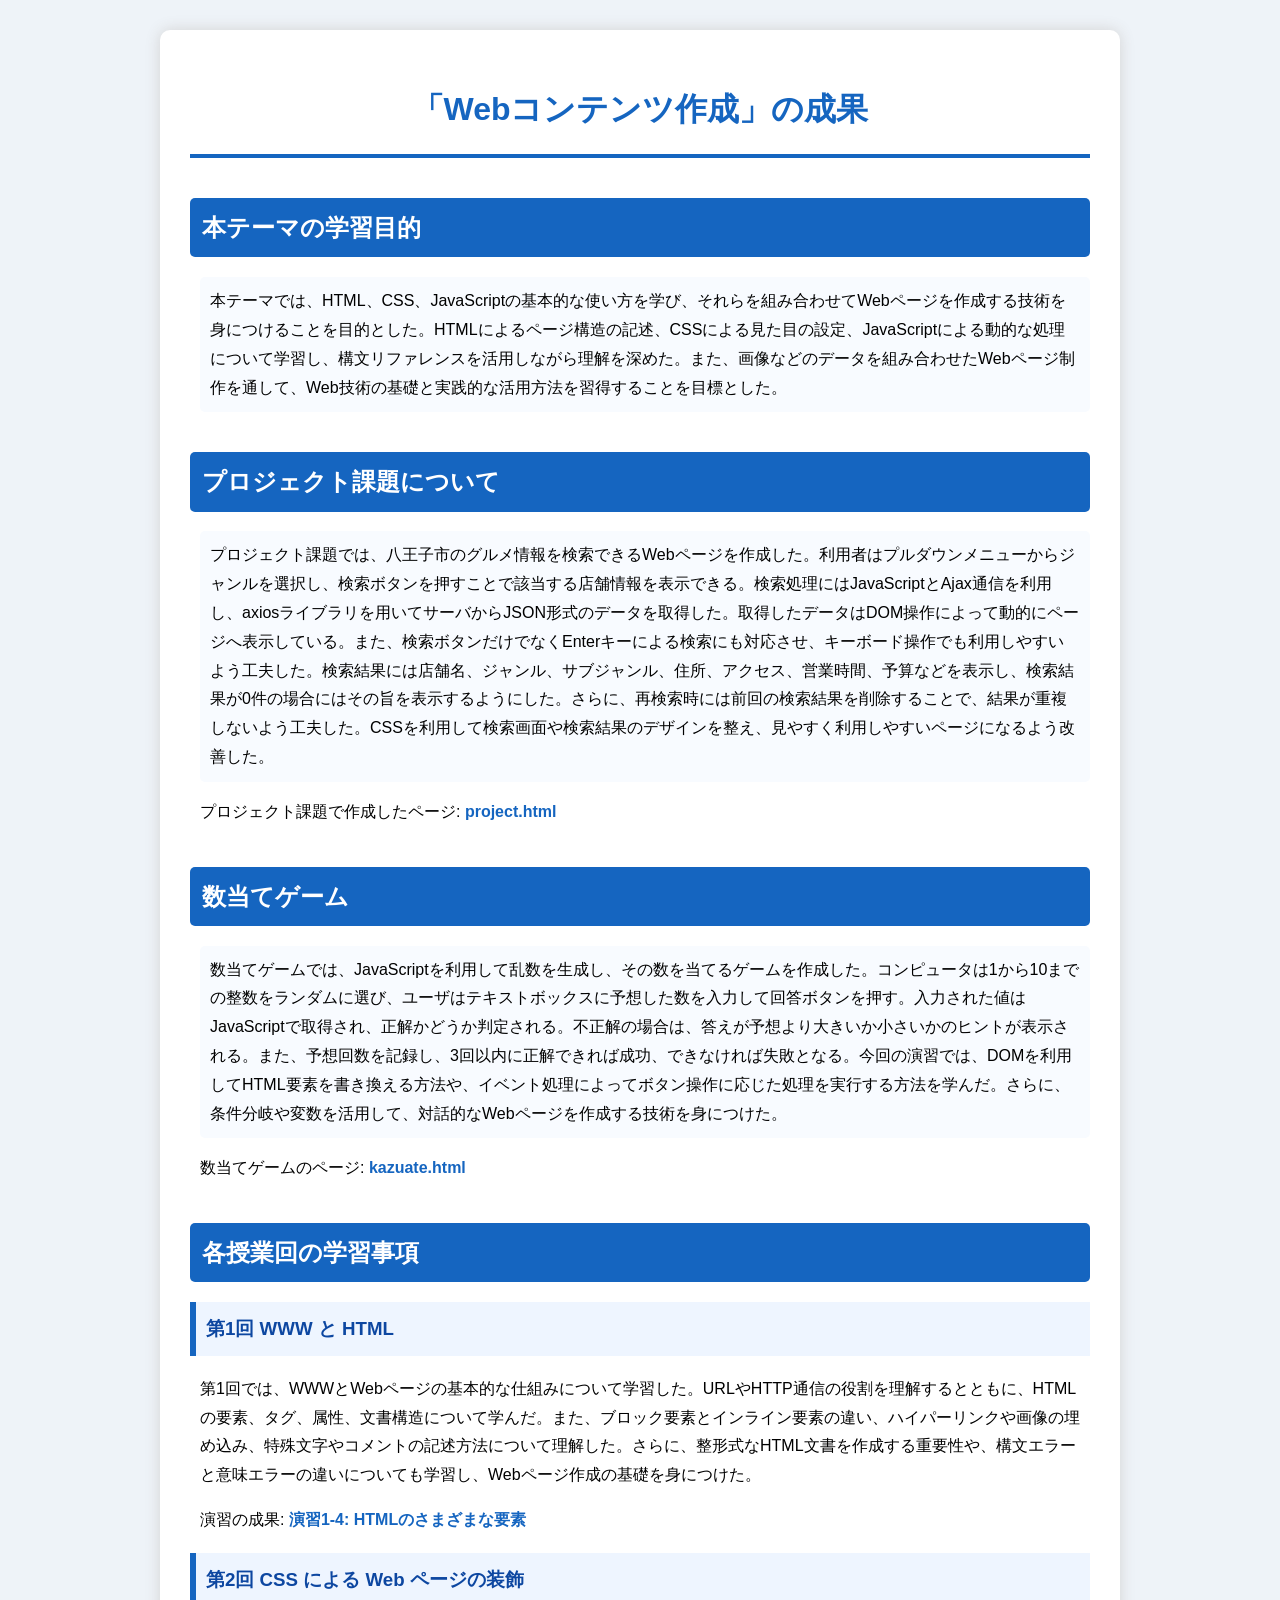
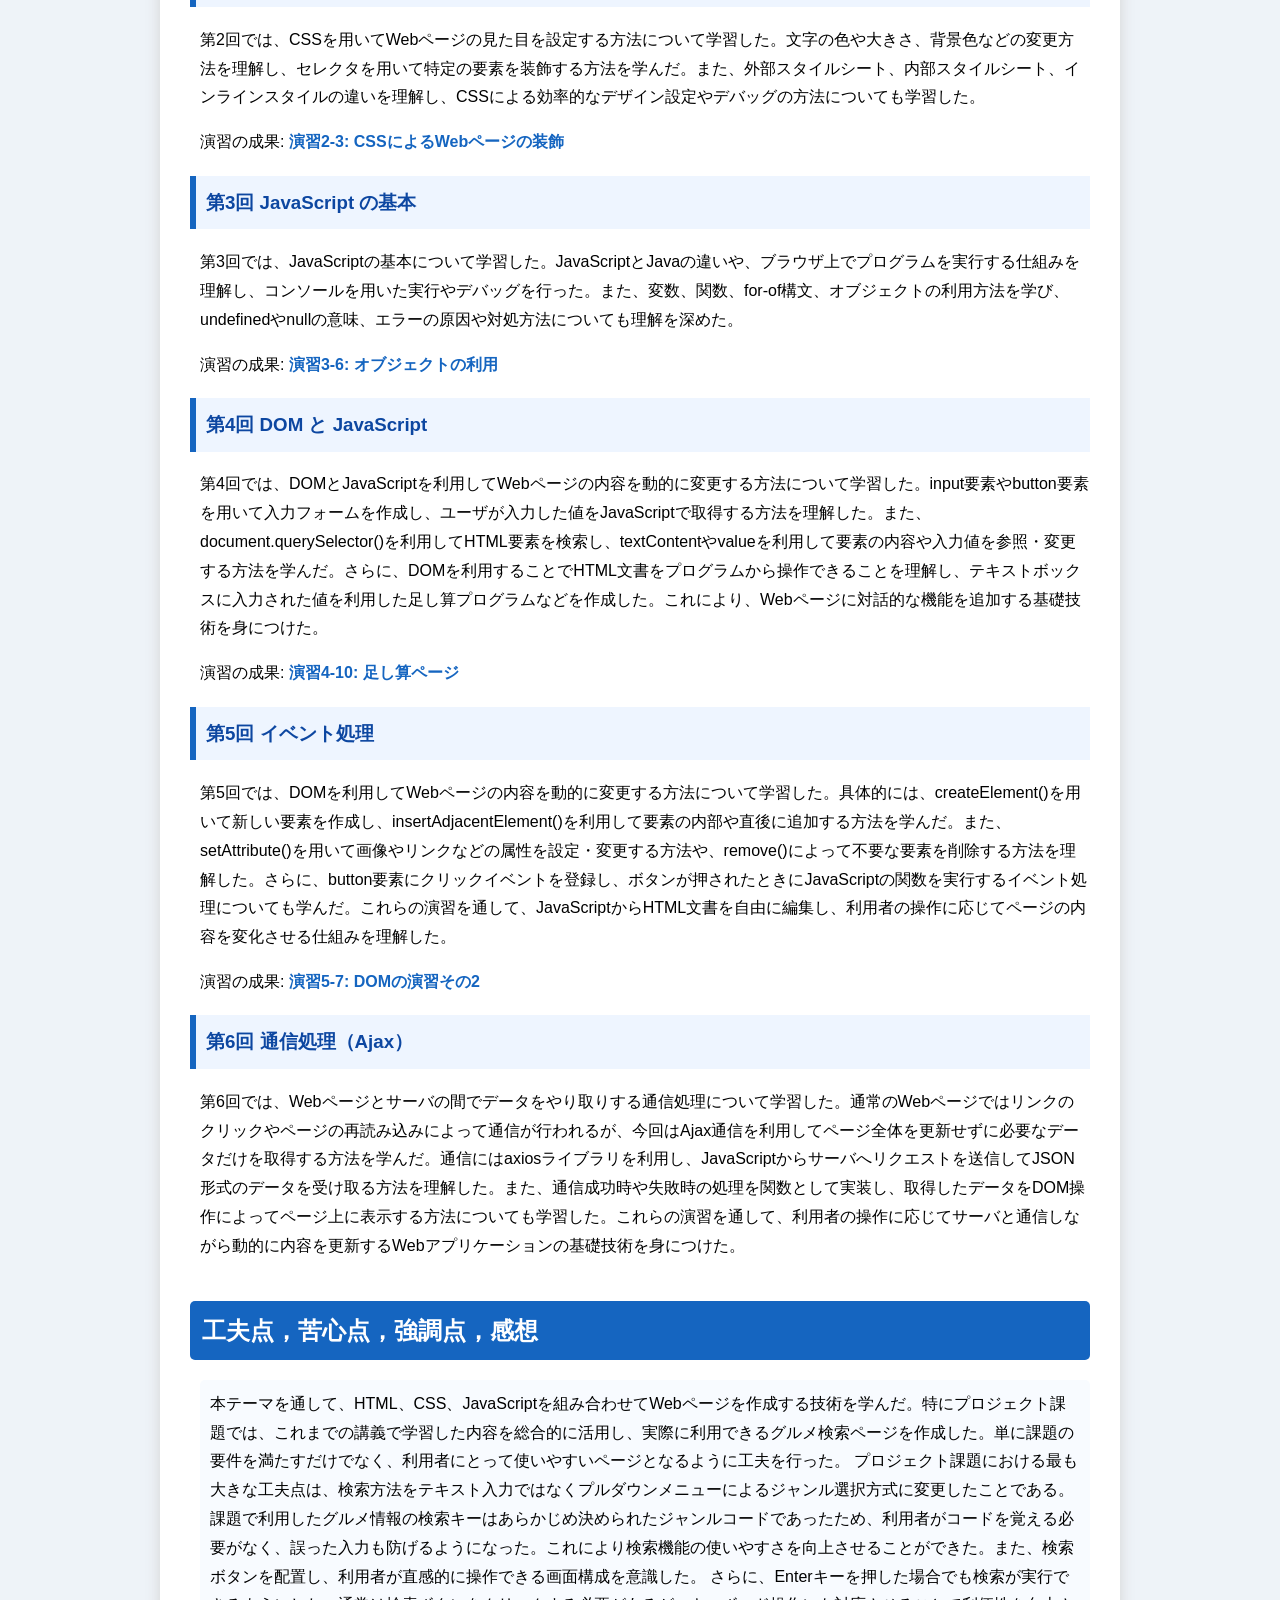
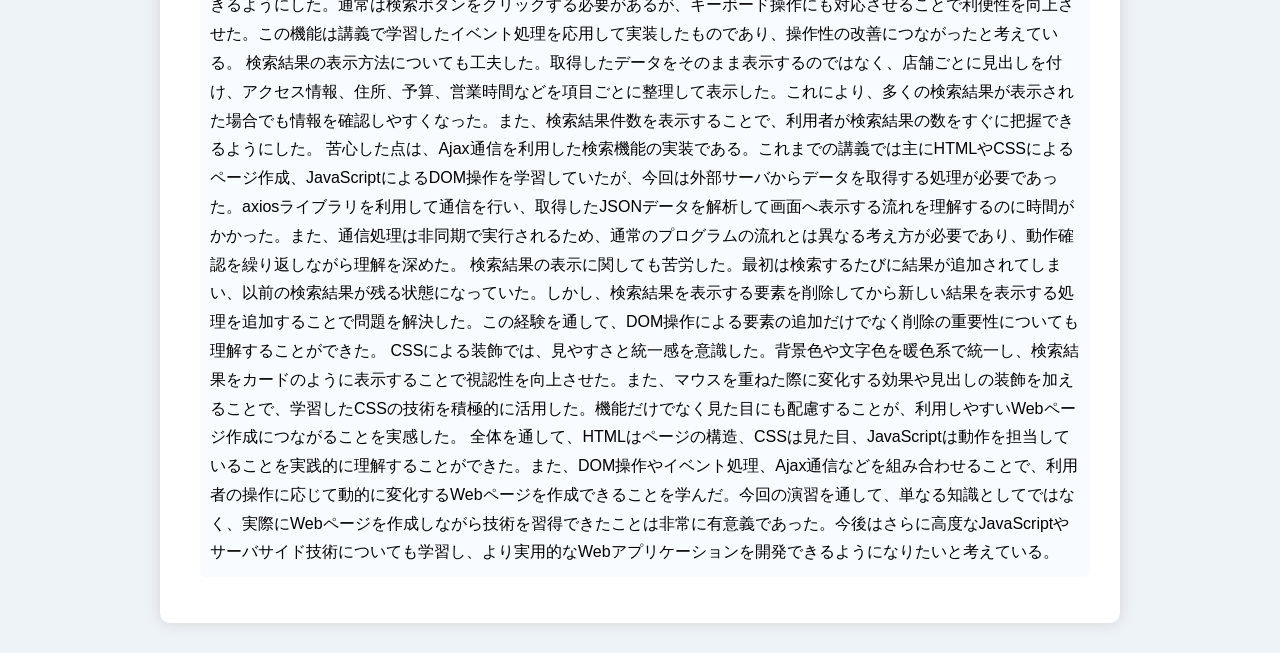
<file: index.html>
<!DOCTYPE html>
<html>
 <head>
    <meta charset="utf-8">
    <title>Webコンテンツ作成の成果</title>
    <link rel="stylesheet" href="style.css">
 </head>
<body>

<h1>「Webコンテンツ作成」の成果</h1>

<h2>本テーマの学習目的</h2>

<p>
本テーマでは、HTML、CSS、JavaScriptの基本的な使い方を学び、それらを組み合わせてWebページを作成する技術を身につけることを目的とした。HTMLによるページ構造の記述、CSSによる見た目の設定、JavaScriptによる動的な処理について学習し、構文リファレンスを活用しながら理解を深めた。また、画像などのデータを組み合わせたWebページ制作を通して、Web技術の基礎と実践的な活用方法を習得することを目標とした。

</p>

<h2>プロジェクト課題について</h2>

<p>
プロジェクト課題では、八王子市のグルメ情報を検索できるWebページを作成した。利用者はプルダウンメニューからジャンルを選択し、検索ボタンを押すことで該当する店舗情報を表示できる。検索処理にはJavaScriptとAjax通信を利用し、axiosライブラリを用いてサーバからJSON形式のデータを取得した。取得したデータはDOM操作によって動的にページへ表示している。また、検索ボタンだけでなくEnterキーによる検索にも対応させ、キーボード操作でも利用しやすいよう工夫した。検索結果には店舗名、ジャンル、サブジャンル、住所、アクセス、営業時間、予算などを表示し、検索結果が0件の場合にはその旨を表示するようにした。さらに、再検索時には前回の検索結果を削除することで、結果が重複しないよう工夫した。CSSを利用して検索画面や検索結果のデザインを整え、見やすく利用しやすいページになるよう改善した。

</p>

<p>
プロジェクト課題で作成したページ:
<a href="project.html">project.html</a>
</p>

<h2>数当てゲーム</h2>

<p>
数当てゲームでは、JavaScriptを利用して乱数を生成し、その数を当てるゲームを作成した。コンピュータは1から10までの整数をランダムに選び、ユーザはテキストボックスに予想した数を入力して回答ボタンを押す。入力された値はJavaScriptで取得され、正解かどうか判定される。不正解の場合は、答えが予想より大きいか小さいかのヒントが表示される。また、予想回数を記録し、3回以内に正解できれば成功、できなければ失敗となる。今回の演習では、DOMを利用してHTML要素を書き換える方法や、イベント処理によってボタン操作に応じた処理を実行する方法を学んだ。さらに、条件分岐や変数を活用して、対話的なWebページを作成する技術を身につけた。
</p>

<p>
数当てゲームのページ:
<a href="kazuate.html">kazuate.html</a>
</p>

<h2>各授業回の学習事項</h2>

<h3>第1回 WWW と HTML</h3>

<p>
第1回では、WWWとWebページの基本的な仕組みについて学習した。URLやHTTP通信の役割を理解するとともに、HTMLの要素、タグ、属性、文書構造について学んだ。また、ブロック要素とインライン要素の違い、ハイパーリンクや画像の埋め込み、特殊文字やコメントの記述方法について理解した。さらに、整形式なHTML文書を作成する重要性や、構文エラーと意味エラーの違いについても学習し、Webページ作成の基礎を身につけた。
</p>

<p>
演習の成果:
<a href="practice-html/elements.html">
演習1-4: HTMLのさまざまな要素
</a>
</p>

<h3>第2回 CSS による Web ページの装飾</h3>

<p>
第2回では、CSSを用いてWebページの見た目を設定する方法について学習した。文字の色や大きさ、背景色などの変更方法を理解し、セレクタを用いて特定の要素を装飾する方法を学んだ。また、外部スタイルシート、内部スタイルシート、インラインスタイルの違いを理解し、CSSによる効率的なデザイン設定やデバッグの方法についても学習した。
</p>

<p>
演習の成果:
<a href="practice-css/browser-intro.html">
演習2-3: CSSによるWebページの装飾
</a>
</p>

<h3>第3回 JavaScript の基本</h3>

<p>
第3回では、JavaScriptの基本について学習した。JavaScriptとJavaの違いや、ブラウザ上でプログラムを実行する仕組みを理解し、コンソールを用いた実行やデバッグを行った。また、変数、関数、for-of構文、オブジェクトの利用方法を学び、undefinedやnullの意味、エラーの原因や対処方法についても理解を深めた。
</p>

<p>
演習の成果:
<a href="practice-js/obj-practice.html">
演習3-6: オブジェクトの利用
</a>
</p>

<h3>第4回 DOM と JavaScript</h3>

<p>
第4回では、DOMとJavaScriptを利用してWebページの内容を動的に変更する方法について学習した。input要素やbutton要素を用いて入力フォームを作成し、ユーザが入力した値をJavaScriptで取得する方法を理解した。また、document.querySelector()を利用してHTML要素を検索し、textContentやvalueを利用して要素の内容や入力値を参照・変更する方法を学んだ。さらに、DOMを利用することでHTML文書をプログラムから操作できることを理解し、テキストボックスに入力された値を利用した足し算プログラムなどを作成した。これにより、Webページに対話的な機能を追加する基礎技術を身につけた。
</p>

<p>
演習の成果:
<a href="practice-eventdom/tashizan.html">
演習4-10: 足し算ページ
</a>
</p>
<h3>第5回 イベント処理</h3>

<p>
第5回では、DOMを利用してWebページの内容を動的に変更する方法について学習した。具体的には、createElement()を用いて新しい要素を作成し、insertAdjacentElement()を利用して要素の内部や直後に追加する方法を学んだ。また、setAttribute()を用いて画像やリンクなどの属性を設定・変更する方法や、remove()によって不要な要素を削除する方法を理解した。さらに、button要素にクリックイベントを登録し、ボタンが押されたときにJavaScriptの関数を実行するイベント処理についても学んだ。これらの演習を通して、JavaScriptからHTML文書を自由に編集し、利用者の操作に応じてページの内容を変化させる仕組みを理解した。
</p>

<p>
演習の成果:
<a href="practice-dom2/dom2-exercise.html">
演習5-7: DOMの演習その2
</a>
</p>
<h3>第6回 通信処理（Ajax）</h3>

<p>
第6回では、Webページとサーバの間でデータをやり取りする通信処理について学習した。通常のWebページではリンクのクリックやページの再読み込みによって通信が行われるが、今回はAjax通信を利用してページ全体を更新せずに必要なデータだけを取得する方法を学んだ。通信にはaxiosライブラリを利用し、JavaScriptからサーバへリクエストを送信してJSON形式のデータを受け取る方法を理解した。また、通信成功時や失敗時の処理を関数として実装し、取得したデータをDOM操作によってページ上に表示する方法についても学習した。これらの演習を通して、利用者の操作に応じてサーバと通信しながら動的に内容を更新するWebアプリケーションの基礎技術を身につけた。
</p>

<h2>工夫点，苦心点，強調点，感想</h2>

<p>
本テーマを通して、HTML、CSS、JavaScriptを組み合わせてWebページを作成する技術を学んだ。特にプロジェクト課題では、これまでの講義で学習した内容を総合的に活用し、実際に利用できるグルメ検索ページを作成した。単に課題の要件を満たすだけでなく、利用者にとって使いやすいページとなるように工夫を行った。

プロジェクト課題における最も大きな工夫点は、検索方法をテキスト入力ではなくプルダウンメニューによるジャンル選択方式に変更したことである。課題で利用したグルメ情報の検索キーはあらかじめ決められたジャンルコードであったため、利用者がコードを覚える必要がなく、誤った入力も防げるようになった。これにより検索機能の使いやすさを向上させることができた。また、検索ボタンを配置し、利用者が直感的に操作できる画面構成を意識した。

さらに、Enterキーを押した場合でも検索が実行できるようにした。通常は検索ボタンをクリックする必要があるが、キーボード操作にも対応させることで利便性を向上させた。この機能は講義で学習したイベント処理を応用して実装したものであり、操作性の改善につながったと考えている。

検索結果の表示方法についても工夫した。取得したデータをそのまま表示するのではなく、店舗ごとに見出しを付け、アクセス情報、住所、予算、営業時間などを項目ごとに整理して表示した。これにより、多くの検索結果が表示された場合でも情報を確認しやすくなった。また、検索結果件数を表示することで、利用者が検索結果の数をすぐに把握できるようにした。

苦心した点は、Ajax通信を利用した検索機能の実装である。これまでの講義では主にHTMLやCSSによるページ作成、JavaScriptによるDOM操作を学習していたが、今回は外部サーバからデータを取得する処理が必要であった。axiosライブラリを利用して通信を行い、取得したJSONデータを解析して画面へ表示する流れを理解するのに時間がかかった。また、通信処理は非同期で実行されるため、通常のプログラムの流れとは異なる考え方が必要であり、動作確認を繰り返しながら理解を深めた。

検索結果の表示に関しても苦労した。最初は検索するたびに結果が追加されてしまい、以前の検索結果が残る状態になっていた。しかし、検索結果を表示する要素を削除してから新しい結果を表示する処理を追加することで問題を解決した。この経験を通して、DOM操作による要素の追加だけでなく削除の重要性についても理解することができた。

CSSによる装飾では、見やすさと統一感を意識した。背景色や文字色を暖色系で統一し、検索結果をカードのように表示することで視認性を向上させた。また、マウスを重ねた際に変化する効果や見出しの装飾を加えることで、学習したCSSの技術を積極的に活用した。機能だけでなく見た目にも配慮することが、利用しやすいWebページ作成につながることを実感した。

全体を通して、HTMLはページの構造、CSSは見た目、JavaScriptは動作を担当していることを実践的に理解することができた。また、DOM操作やイベント処理、Ajax通信などを組み合わせることで、利用者の操作に応じて動的に変化するWebページを作成できることを学んだ。今回の演習を通して、単なる知識としてではなく、実際にWebページを作成しながら技術を習得できたことは非常に有意義であった。今後はさらに高度なJavaScriptやサーバサイド技術についても学習し、より実用的なWebアプリケーションを開発できるようになりたいと考えている。
</p>

</body>
</html>
</file>
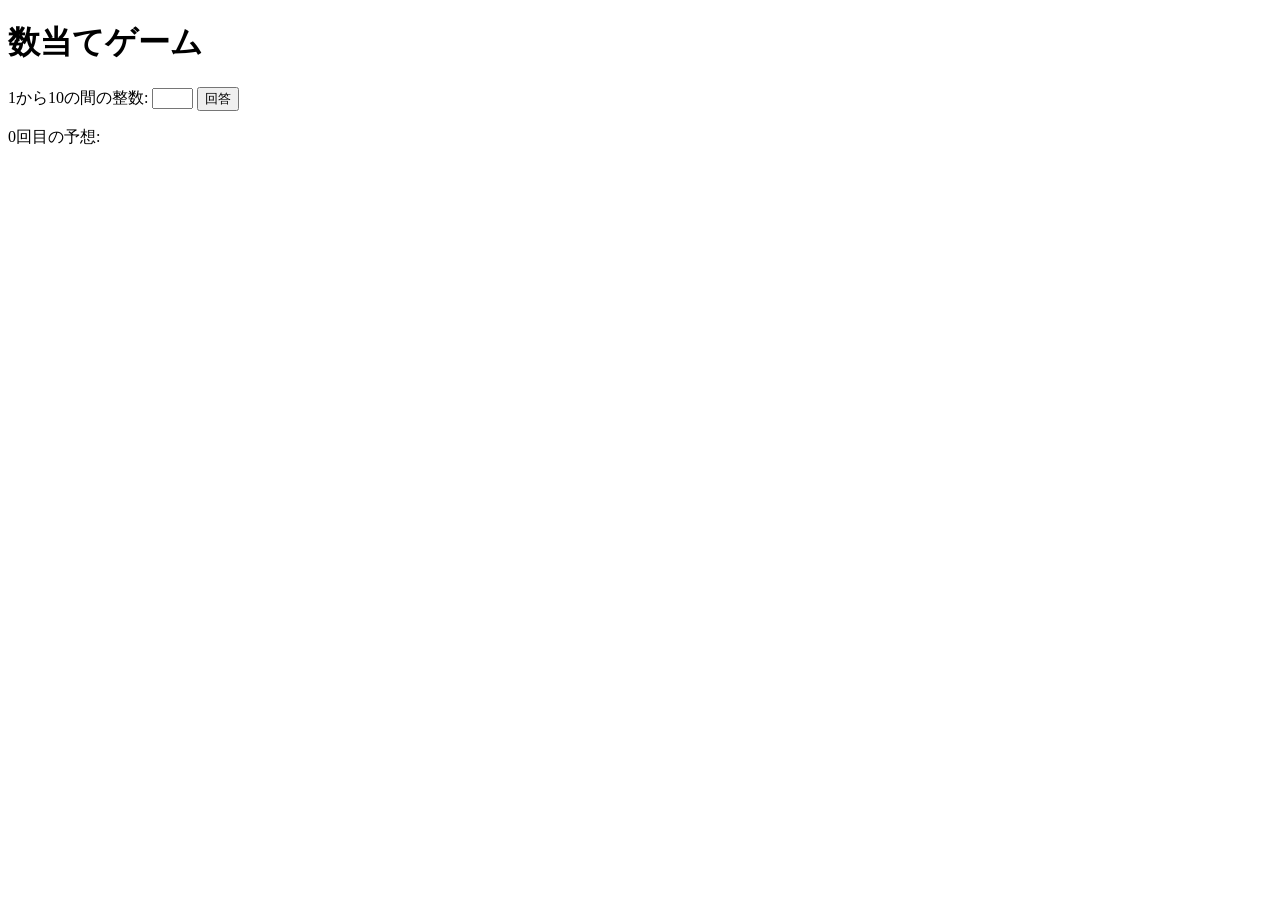
<file: kazuate.html>
<!DOCTYPE html>
<html>
  <head>
    <meta charset="utf-8">
    <title>数当てゲーム</title>
    <script src="kazuate.js" defer></script>
  </head>

  <body>
    <h1>数当てゲーム</h1>

    <p>
      1から10の間の整数:
      <input type="text" id="yoso" size="3">
      <button id="kaito">回答</button>
    </p>

    <p>
      <span id="kaisu">0</span>回目の予想:
      <span id="yosokekka"></span>
    </p>

    <p id="result"></p>
  </body>
</html>
</file>
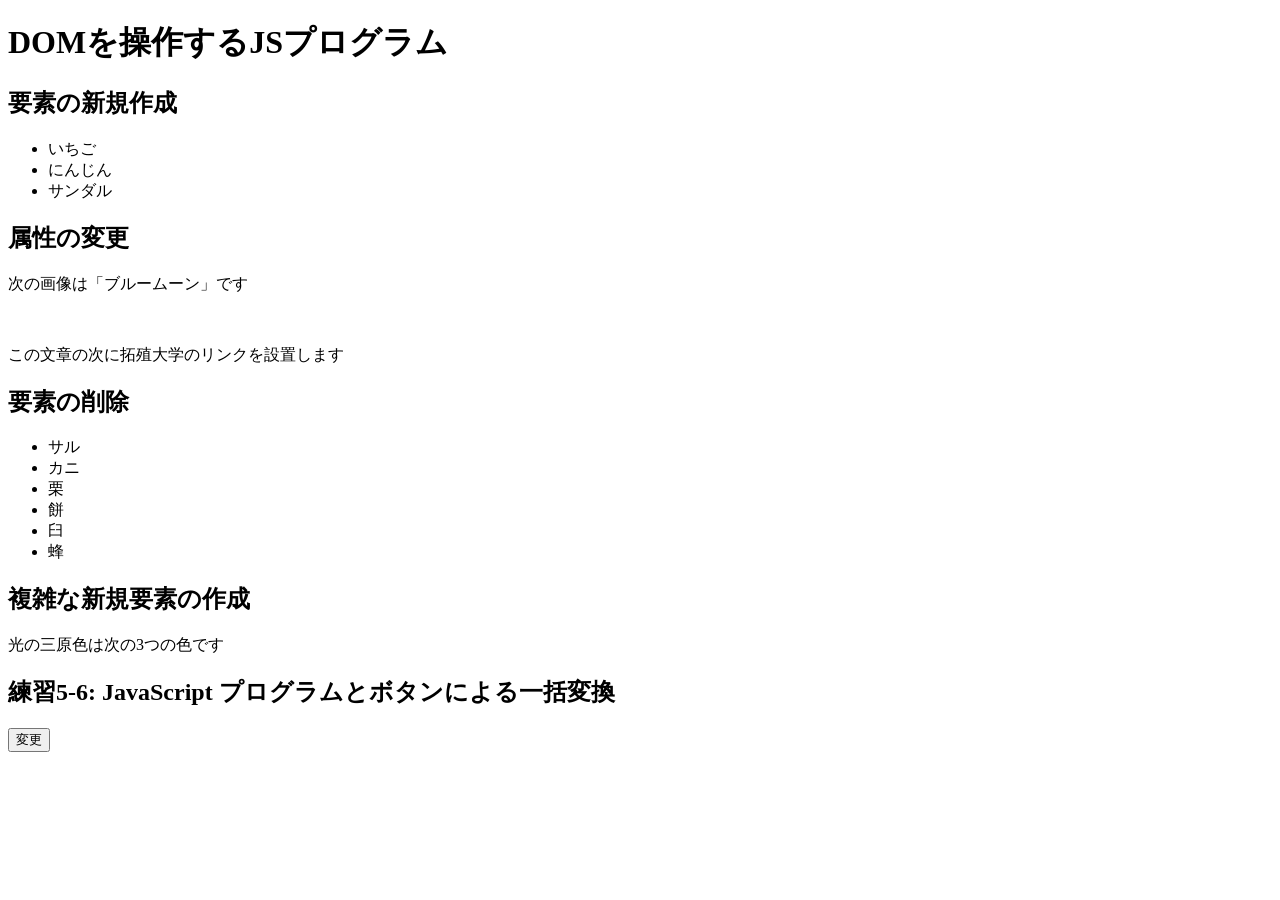
<file: practice-dom2/dom2-intro.html>
<!DOCTYPE html>
<html>
  <head>
    <title>DOMを操作するJSプログラム</title>
	<script src="dom2-intro.js" defer></script>
  </head>

  <body>
	  <h1>DOMを操作するJSプログラム</h1>

	  <h2>要素の新規作成</h2>
	  <ul id="kazoeuta">
		<li>いちご</li>
		<li>にんじん</li>
		<li>サンダル</li>
	  </ul>

	  <h2>属性の変更</h2>
	  <p>次の画像は「ブルームーン」です</p>
	  <img id="bluemoon">

	  <p id="takudai">この文章の次に拓殖大学のリンクを設置します</p>


	  <h2>要素の削除</h2>
	  <ul id="kassen">
		  <li>サル</li>
		  <li>カニ</li>
		  <li>栗</li>
		  <li id="mochi">餅</li>
		  <li>臼</li>
		  <li>蜂</li>
	  </ul>

	  <h2 id="fukuzatu">複雑な新規要素の作成</h2>
	  <p id="primary">光の三原色は次の3つの色です</p>

	  <h2>練習5-6: JavaScript プログラムとボタンによる一括変換</h2>
	  <button id="henkou">変更</button>

  </body>
</html>
</file>
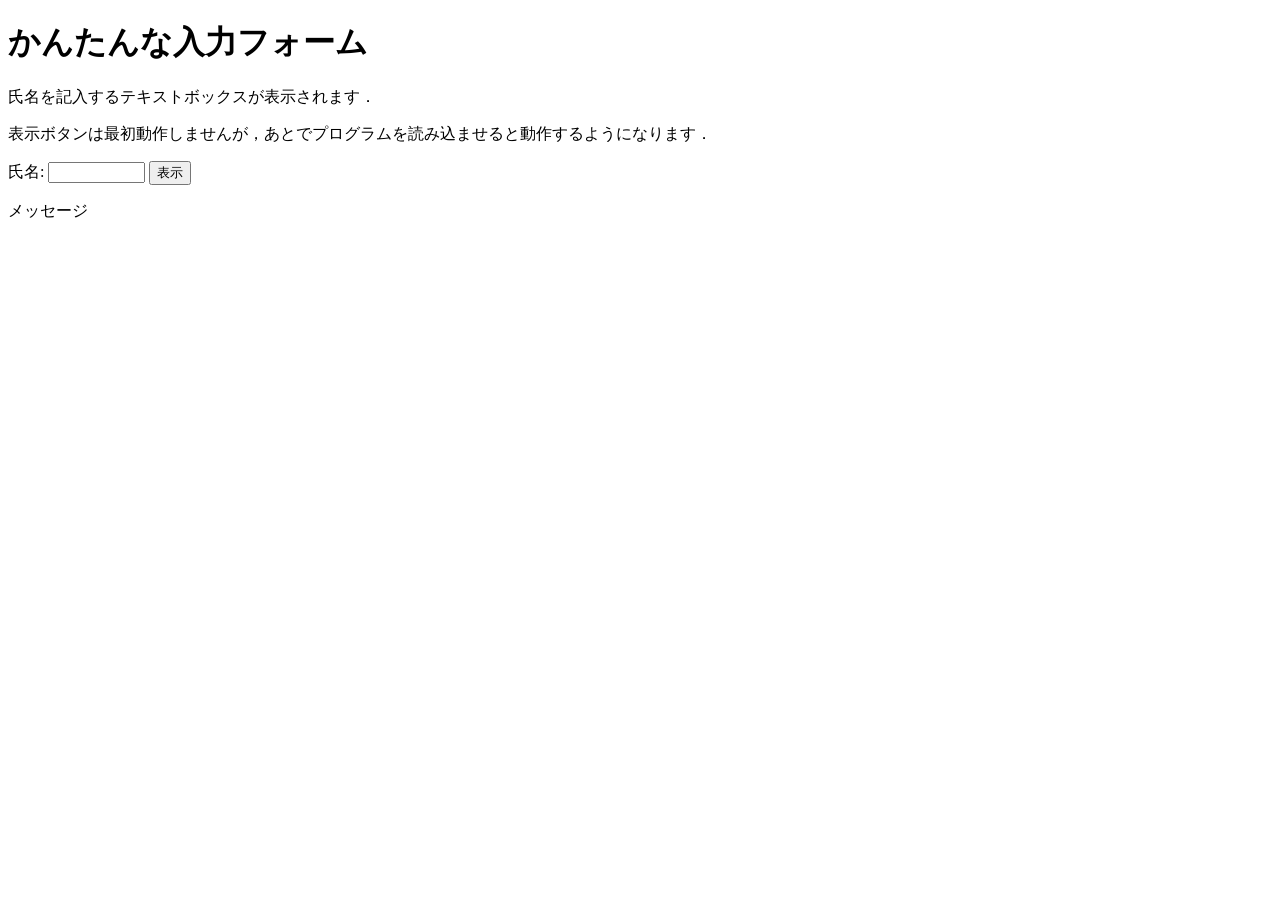
<file: practice-eventdom/input-demo.html>
<!DOCTYPE html>
<html>
  <head>
    <title>かんたんな入力フォーム</title>
    <script src="input-demo.js" defer></script>
  </head>

  <body>
    <h1>かんたんな入力フォーム</h1>
	<p>氏名を記入するテキストボックスが表示されます．</p>
	<p>表示ボタンは最初動作しませんが，あとでプログラムを読み込ませると動作するようになります．</p>
	<label for="shimei">氏名: </label>
	<input type="text" name="shimei" size="10" id="shimei">
	<button id="print">表示</button>
	<p id="message">メッセージ</p>
  </body>
</html>
</file>
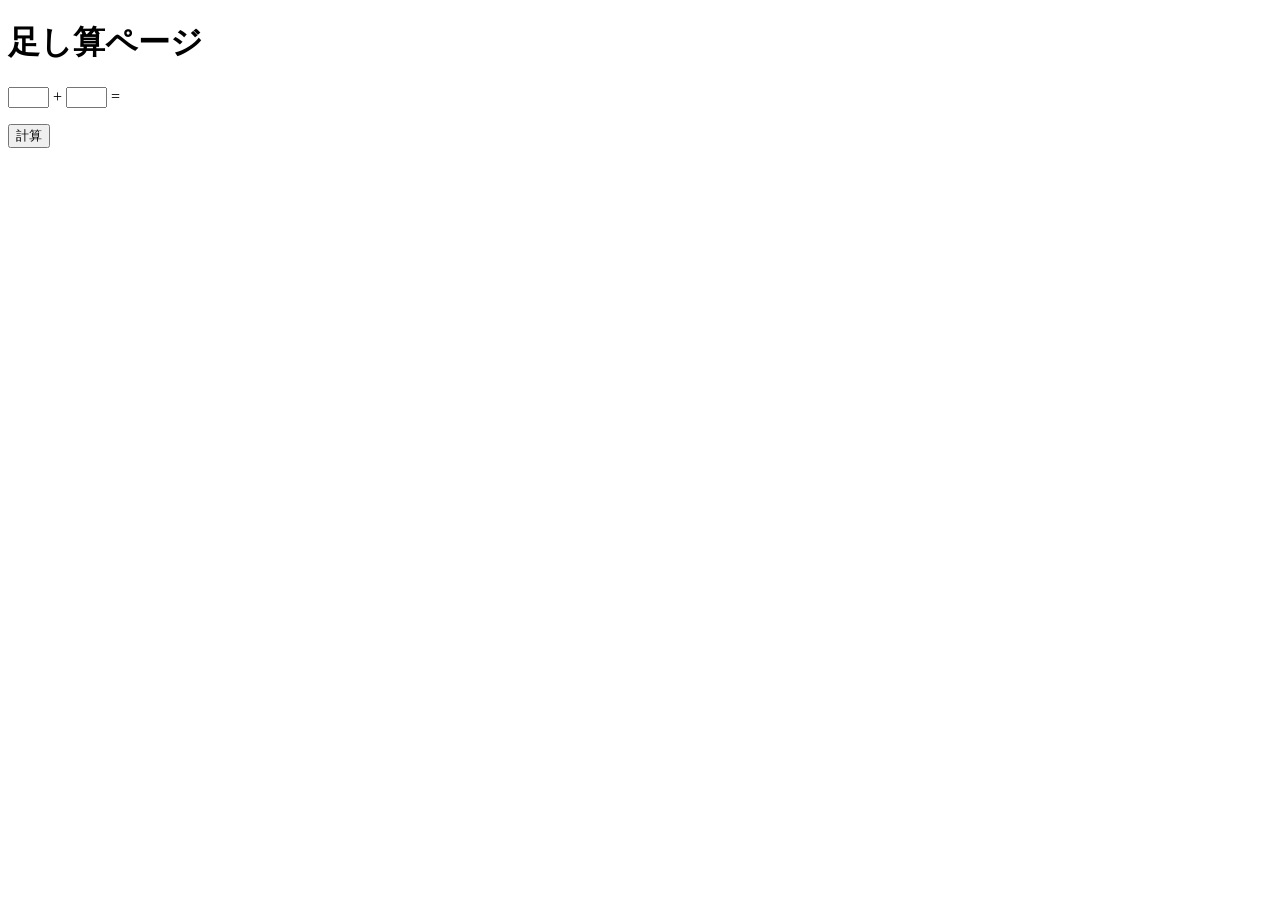
<file: practice-eventdom/tashizan.html>
<!DOCTYPE html>
<html>
  <head>
    <title>足し算ページ</title>
	<script src="tashizan.js" defer></script>
  </head>

  <body>
    <h1>足し算ページ</h1>
	<p>
	<input type="text" name="left" id="left" size="3">
	+
	<input type="text" name="right" id="right" size="3">
	=
	<span id="answer"></span>
	</p>
	<button id="calc">計算</button>
  </body>
</html>
</file>
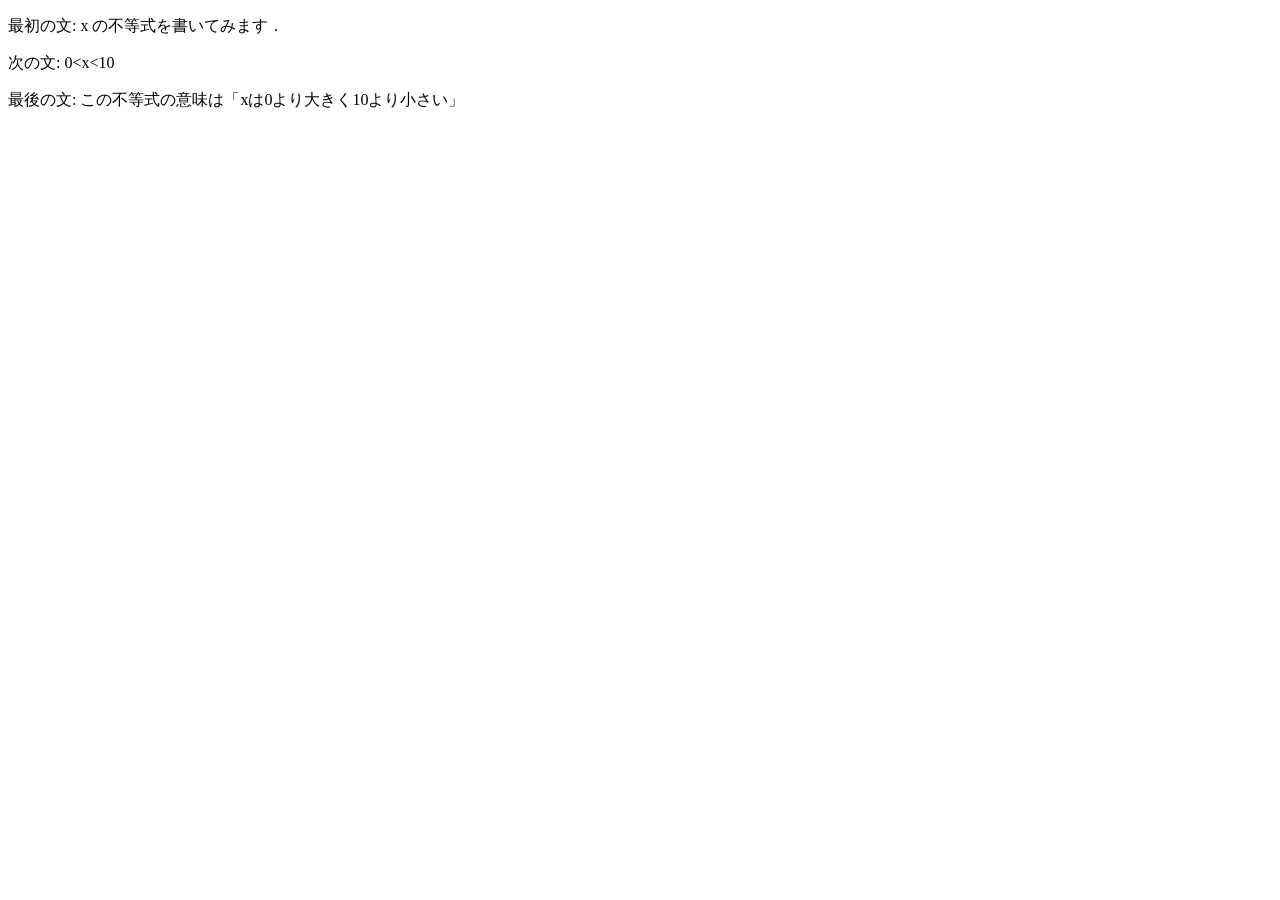
<file: practice-html/structure.html>
<!DOCTYPE html>
<html>
 <head>
    <meta charset="UTF-8">
    <title>演習1-3</title>
</head>
<body>

    <p>最初の文: x の不等式を書いてみます．</p>

    <p>次の文: 0&lt;x&lt;10</p>

    <p>最後の文: この不等式の意味は「xは0より大きく10より小さい」</p>

    <!-- <p>これは不要な文章です．</p> -->

 </body>
</html>
</file>
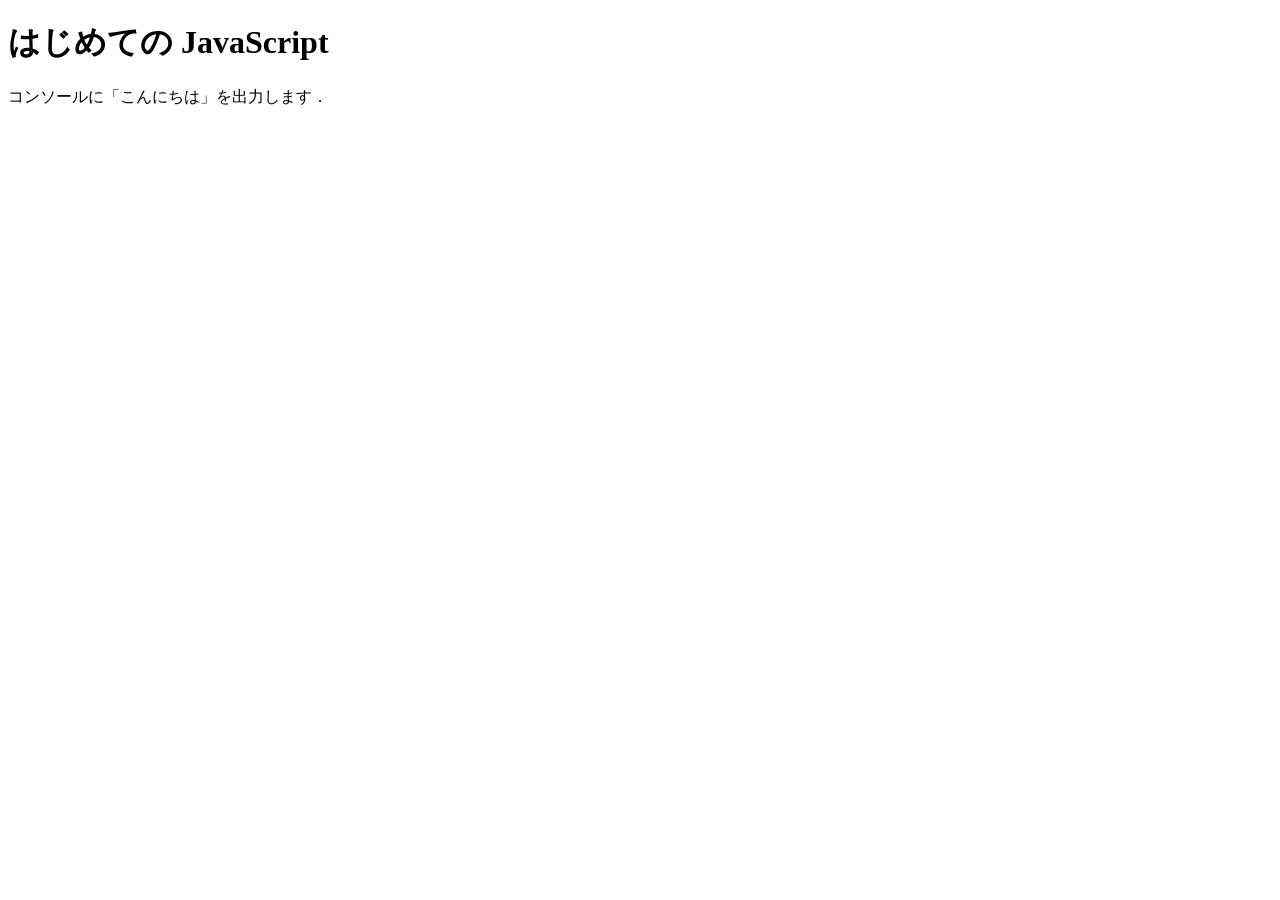
<file: practice-js/jsintro.html>
<!DOCTYPE html>
<html>
  <head>
    <meta charset="utf-8">
    <title>はじめての JavaScript</title>

    <script src="hello.js" defer></script>
  </head>

  <body>
    <h1>はじめての JavaScript</h1>

    <p>コンソールに「こんにちは」を出力します．</p>

  </body>
</html>
</file>
<file: style.css>
html {
    background-color: #eef3f8;
}

body {
    width: 900px;
    margin: 30px auto;
    padding: 30px;
    background-color: white;
    font-family: sans-serif;
    line-height: 1.8;
    box-shadow: 0 0 15px lightgray;
    border-radius: 10px;
}

h1 {
    color: #1565c0;
    text-align: center;
    border-bottom: 4px solid #1565c0;
    padding-bottom: 15px;
}

h2 {
    color: white;
    background-color: #1565c0;
    padding: 8px 12px;
    border-radius: 5px;
    margin-top: 40px;
}

h3 {
    color: #0d47a1;
    background-color: #eef5ff;
    border-left: 6px solid #1565c0;
    padding: 10px;
}

p {
    margin-left: 10px;
}

a {
    color: #1565c0;
    text-decoration: none;
    font-weight: bold;
}

a:hover {
    color: orange;
    text-decoration: underline;
}

h3:hover {
    background-color: #dcecff;
}

h2 + p {
    background-color: #f8fbff;
    padding: 10px;
    border-radius: 5px;
}
</file>
